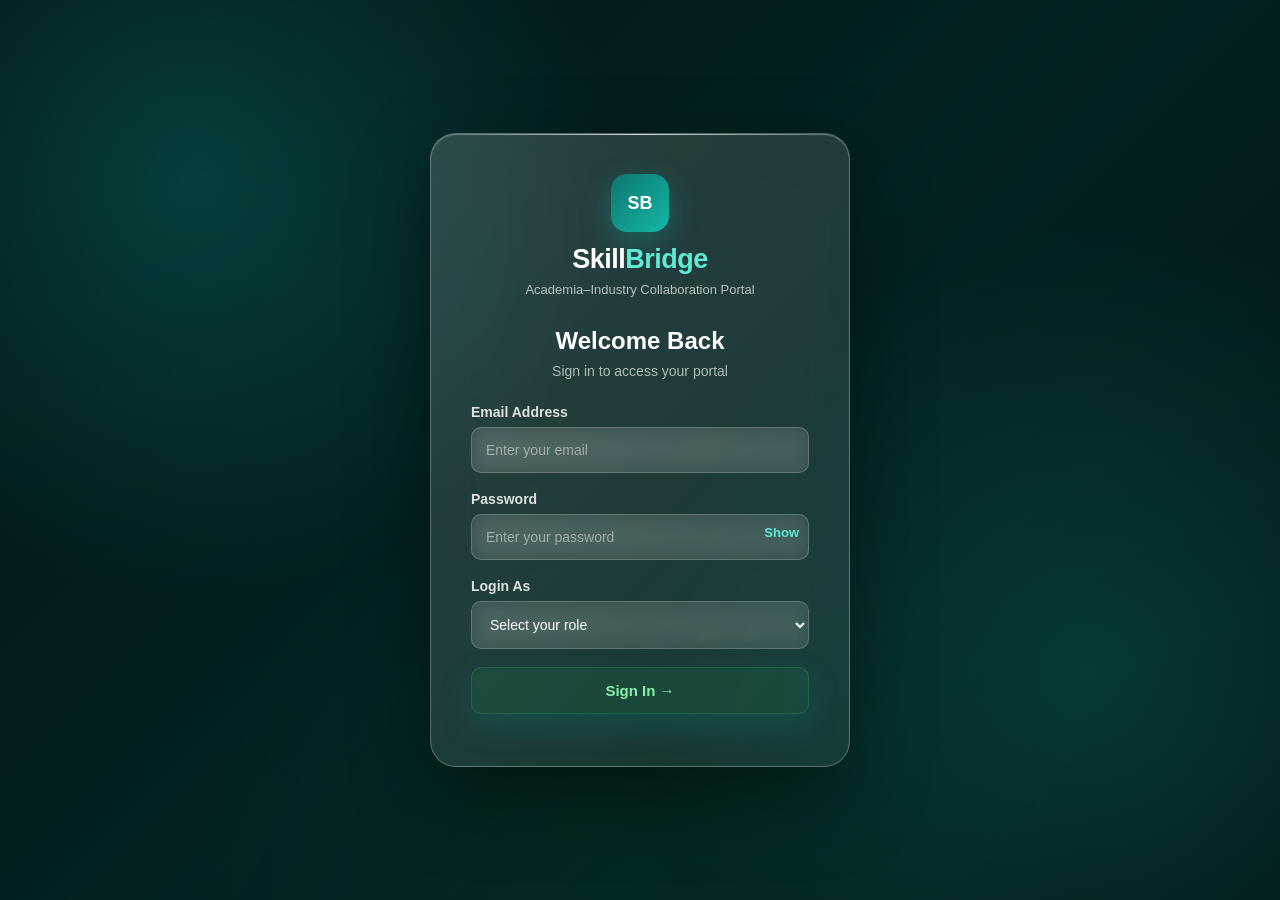
<file: index.html>
<!DOCTYPE html>
<html lang="en">

<head>
    <meta charset="UTF-8">
    <meta name="viewport" content="width=device-width, initial-scale=1.0">

    <title>Login | SkillBridge</title>

    <style>

        /* =========================================
           RESET
        ========================================= */

        * {
            box-sizing: border-box;
            margin: 0;
            padding: 0;
        }


        /* =========================================
           BODY
        ========================================= */

        body {
            font-family: Arial, sans-serif;
            min-height: 100vh;

            display: flex;
            align-items: center;
            justify-content: center;

            overflow-x: hidden;

            background: #061a1b;

            color: white;
        }


        /* =========================================
           VIDEO BACKGROUND
        ========================================= */

        #bg-video {
            position: fixed;

            top: 50%;
            left: 50%;

            width: 100%;
            height: 100%;

            min-width: 100%;
            min-height: 100%;

            object-fit: cover;

            transform: translate(-50%, -50%);

            z-index: -10;
        }


        /* =========================================
           DARK VIDEO OVERLAY
        ========================================= */

        .video-overlay {
            position: fixed;

            inset: 0;

            z-index: -9;

            background:
                linear-gradient(
                    135deg,
                    rgba(2, 20, 21, 0.70),
                    rgba(0, 45, 43, 0.48),
                    rgba(2, 20, 21, 0.78)
                );
        }


        /* =========================================
           ANIMATED GRADIENT
        ========================================= */

        .animated-gradient {
            position: fixed;

            inset: 0;

            z-index: -8;

            pointer-events: none;

            background:
                radial-gradient(
                    circle at 15% 20%,
                    rgba(13, 148, 136, 0.30),
                    transparent 32%
                ),

                radial-gradient(
                    circle at 85% 75%,
                    rgba(20, 184, 166, 0.20),
                    transparent 35%
                ),

                radial-gradient(
                    circle at 50% 100%,
                    rgba(6, 78, 59, 0.25),
                    transparent 40%
                );

            animation: gradientMove 12s ease-in-out infinite alternate;
        }


        @keyframes gradientMove {

            0% {
                transform: scale(1);
                opacity: 0.75;
            }

            50% {
                transform: scale(1.08);
                opacity: 1;
            }

            100% {
                transform: scale(1.15);
                opacity: 0.8;
            }
        }


        /* =========================================
           LOGIN CARD
        ========================================= */

        .login-card {

            width: 420px;

            padding: 40px;

            border-radius: 26px;

            /* Glass effect */

            background:
                linear-gradient(
                    135deg,
                    rgba(255, 255, 255, 0.16),
                    rgba(255, 255, 255, 0.07)
                );

            border: 1px solid rgba(255, 255, 255, 0.25);

            backdrop-filter: blur(22px);
            -webkit-backdrop-filter: blur(22px);

            box-shadow:
                0 30px 80px rgba(0, 0, 0, 0.40),
                inset 0 1px 1px rgba(255, 255, 255, 0.25);

            position: relative;

            overflow: hidden;

            animation: cardAppear 0.8s ease-out;
        }


        /* Glass highlight */

        .login-card::before {

            content: "";

            position: absolute;

            top: 0;
            left: 0;

            width: 100%;
            height: 1px;

            background:
                linear-gradient(
                    90deg,
                    transparent,
                    rgba(255,255,255,0.7),
                    transparent
                );
        }


        @keyframes cardAppear {

            from {
                opacity: 0;
                transform: translateY(25px) scale(0.97);
            }

            to {
                opacity: 1;
                transform: translateY(0) scale(1);
            }
        }


        /* =========================================
           LOGO
        ========================================= */

        .logo {
            text-align: center;

            margin-bottom: 30px;
        }


        .logo-icon {

            width: 58px;
            height: 58px;

            margin: 0 auto 12px;

            display: flex;

            align-items: center;
            justify-content: center;

            border-radius: 16px;

            background:
                linear-gradient(
                    135deg,
                    #0d766d,
                    #14b8a6
                );

            color: white;

            font-weight: bold;

            font-size: 18px;

            box-shadow:
                0 10px 30px rgba(20, 184, 166, 0.30);
        }


        .logo h1 {

            font-size: 27px;

            color: white;

            letter-spacing: -0.5px;
        }


        .logo span {
            color: #5eead4;
        }


        .logo p {

            margin-top: 7px;

            color: rgba(255,255,255,0.68);

            font-size: 13px;
        }


        /* =========================================
           HEADINGS
        ========================================= */

        h2 {

            text-align: center;

            margin-bottom: 8px;

            color: white;

            font-size: 24px;
        }


        .subtitle {

            text-align: center;

            color: rgba(255,255,255,0.65);

            font-size: 14px;

            margin-bottom: 25px;
        }


        /* =========================================
           LABELS
        ========================================= */

        label {

            display: block;

            margin-bottom: 7px;

            color: rgba(255,255,255,0.85);

            font-size: 14px;

            font-weight: 600;
        }


        /* =========================================
           INPUTS
        ========================================= */

        input,
        select {

            width: 100%;

            padding: 14px;

            margin-bottom: 18px;

            border-radius: 10px;

            border: 1px solid rgba(255,255,255,0.20);

            outline: none;

            font-size: 14px;

            color: white;

            background: rgba(255,255,255,0.09);

            backdrop-filter: blur(10px);

            -webkit-backdrop-filter: blur(10px);

            transition:
                border 0.25s ease,
                box-shadow 0.25s ease,
                background 0.25s ease;
        }


        input::placeholder {

            color: rgba(255,255,255,0.48);
        }


        input:focus,
        select:focus {

            border-color: #5eead4;

            background: rgba(255,255,255,0.13);

            box-shadow:
                0 0 0 3px rgba(45,212,191,0.12);
        }


        /* Dropdown options */

        select option {

            background: #123333;

            color: white;
        }


        /* =========================================
           PASSWORD
        ========================================= */

        .password-box {

            position: relative;
        }


        .password-box input {

            padding-right: 65px;
        }


        .show-password {

            position: absolute;

            right: 10px;

            top: 11px;

            border: none;

            background: transparent;

            color: #5eead4;

            cursor: pointer;

            font-size: 13px;

            font-weight: 600;
        }


        /* =========================================
           LOGIN BUTTON
        ========================================= */

        .login-btn {

            width: 100%;

            padding: 14px;

            border-radius: 10px;

            background: rgba(34,197,94,0.10);

            border: 1px solid rgba(74,222,128,0.18);

            color: #86efac;

            text-align: center;


            font-size: 15px;

            font-weight: 700;

            cursor: pointer;

            box-shadow:
                0 12px 30px rgba(13,118,109,0.30);

            transition:
                transform 0.25s ease,
                box-shadow 0.25s ease;
        }


        .login-btn:hover {

            transform: translateY(-2px);

            box-shadow:
                0 16px 35px rgba(20,184,166,0.40);
        }


        .login-btn:active {

            transform: translateY(0);
        }





        /* =========================================
           ERROR
        ========================================= */

        .error {

            margin-top: 12px;

            color: #fca5a5;

            text-align: center;

            font-size: 13px;
        }


        /* =========================================
           MOBILE
        ========================================= */

        @media (max-width: 768px) {

            body {
                padding: 20px;
            }


            /*
               Hide video on mobile.
               This improves performance and gives
               us a clean gradient fallback.
            */

            #bg-video {

                display: none;
            }


            .video-overlay {

                background:
                    linear-gradient(
                        135deg,
                        #031c1d,
                        #073b3a,
                        #061a1b
                    );
            }


            .animated-gradient {

                animation: none;

                background:
                    radial-gradient(
                        circle at 10% 10%,
                        rgba(13,148,136,0.30),
                        transparent 40%
                    ),

                    radial-gradient(
                        circle at 90% 90%,
                        rgba(20,184,166,0.18),
                        transparent 40%
                    );
            }


            .login-card {

                width: 100%;

                max-width: 420px;

                padding: 32px 24px;

                border-radius: 22px;

                backdrop-filter: blur(18px);

                -webkit-backdrop-filter: blur(18px);
            }
        }


        /* =========================================
           SMALL PHONES
        ========================================= */

        @media (max-width: 400px) {

            body {

                padding: 15px;
            }


            .login-card {

                padding: 28px 20px;
            }


            .logo h1 {

                font-size: 24px;
            }


            h2 {

                font-size: 22px;
            }
        }


        /* =========================================
           REDUCED MOTION
        ========================================= */

        @media (prefers-reduced-motion: reduce) {

            .animated-gradient,
            .login-card {

                animation: none;
            }

            .login-btn {

                transition: none;
            }
        }

    </style>
</head>


<body>


    <!-- =========================================
         VIDEO BACKGROUND
    ========================================= -->

    <video
        autoplay
        muted
        loop
        playsinline
        id="bg-video">

        <source src="bg.mp4" type="video/mp4">

    </video>


    <!-- Background overlays -->

    <div class="video-overlay"></div>

    <div class="animated-gradient"></div>


    <!-- =========================================
         LOGIN CARD
    ========================================= -->

    <div class="login-card">


        <!-- LOGO -->

        <div class="logo">

            <div class="logo-icon">
                SB
            </div>

            <h1>
                Skill<span>Bridge</span>
            </h1>

            <p>
                Academia–Industry Collaboration Portal
            </p>

        </div>


        <!-- TITLE -->

        <h2>
            Welcome Back
        </h2>

        <p class="subtitle">
            Sign in to access your portal
        </p>


        <!-- LOGIN FORM -->

        <form id="loginForm">


            <!-- EMAIL -->

            <label for="email">
                Email Address
            </label>

            <input
                type="email"
                id="email"
                placeholder="Enter your email"
                required
            >


            <!-- PASSWORD -->

            <label for="password">
                Password
            </label>

            <div class="password-box">

                <input
                    type="password"
                    id="password"
                    placeholder="Enter your password"
                    required
                >

                <button
                    type="button"
                    class="show-password"
                    id="showPassword">

                    Show

                </button>

            </div>


            <!-- ROLE -->

            <label for="role">
                Login As
            </label>

            <select id="role" required>

                <option value="">
                    Select your role
                </option>

                <option value="student">
                    Student
                </option>

                <option value="industry">
                    Industry
                </option>

                <option value="institution">
                    Institution
                </option>

            </select>


            <!-- LOGIN BUTTON -->

            <button
                type="submit"
                class="login-btn">

                Sign In →

            </button>


            <!-- ERROR -->

            <p
                id="errorMessage"
                class="error">
            </p>


        </form>


        <!-- VERIFIED -->




    </div>


    <!-- =========================================
         JAVASCRIPT
    ========================================= -->

    <script>


        const loginForm =
            document.getElementById("loginForm");


        const showPassword =
            document.getElementById("showPassword");


        const password =
            document.getElementById("password");


        const errorMessage =
            document.getElementById("errorMessage");


        /* =========================================
           SHOW / HIDE PASSWORD
        ========================================= */

        showPassword.addEventListener(
            "click",
            function () {

                if (password.type === "password") {

                    password.type = "text";

                    showPassword.textContent = "Hide";

                } else {

                    password.type = "password";

                    showPassword.textContent = "Show";
                }

            }
        );


        /* =========================================
           LOGIN
        ========================================= */

        loginForm.addEventListener(
            "submit",
            function (event) {

                event.preventDefault();


                const email =
                    document
                    .getElementById("email")
                    .value
                    .trim();


                const passwordValue =
                    document
                    .getElementById("password")
                    .value
                    .trim();


                const role =
                    document
                    .getElementById("role")
                    .value;


                /* Validate */

                if (
                    !email ||
                    !passwordValue ||
                    !role
                ) {

                    errorMessage.textContent =
                        "Please complete all fields.";

                    return;
                }


                /* Clear previous session */

                localStorage.clear();


                /* Save login information */

                localStorage.setItem(
                    "userEmail",
                    email
                );


                localStorage.setItem(
                    "userRole",
                    role
                );


                /*
                    Always go to
                    basic-info.html first.
                */

                window.location.replace(
                    "basic-info.html"
                );

            }
        );

    </script>


</body>

</html>
</file>
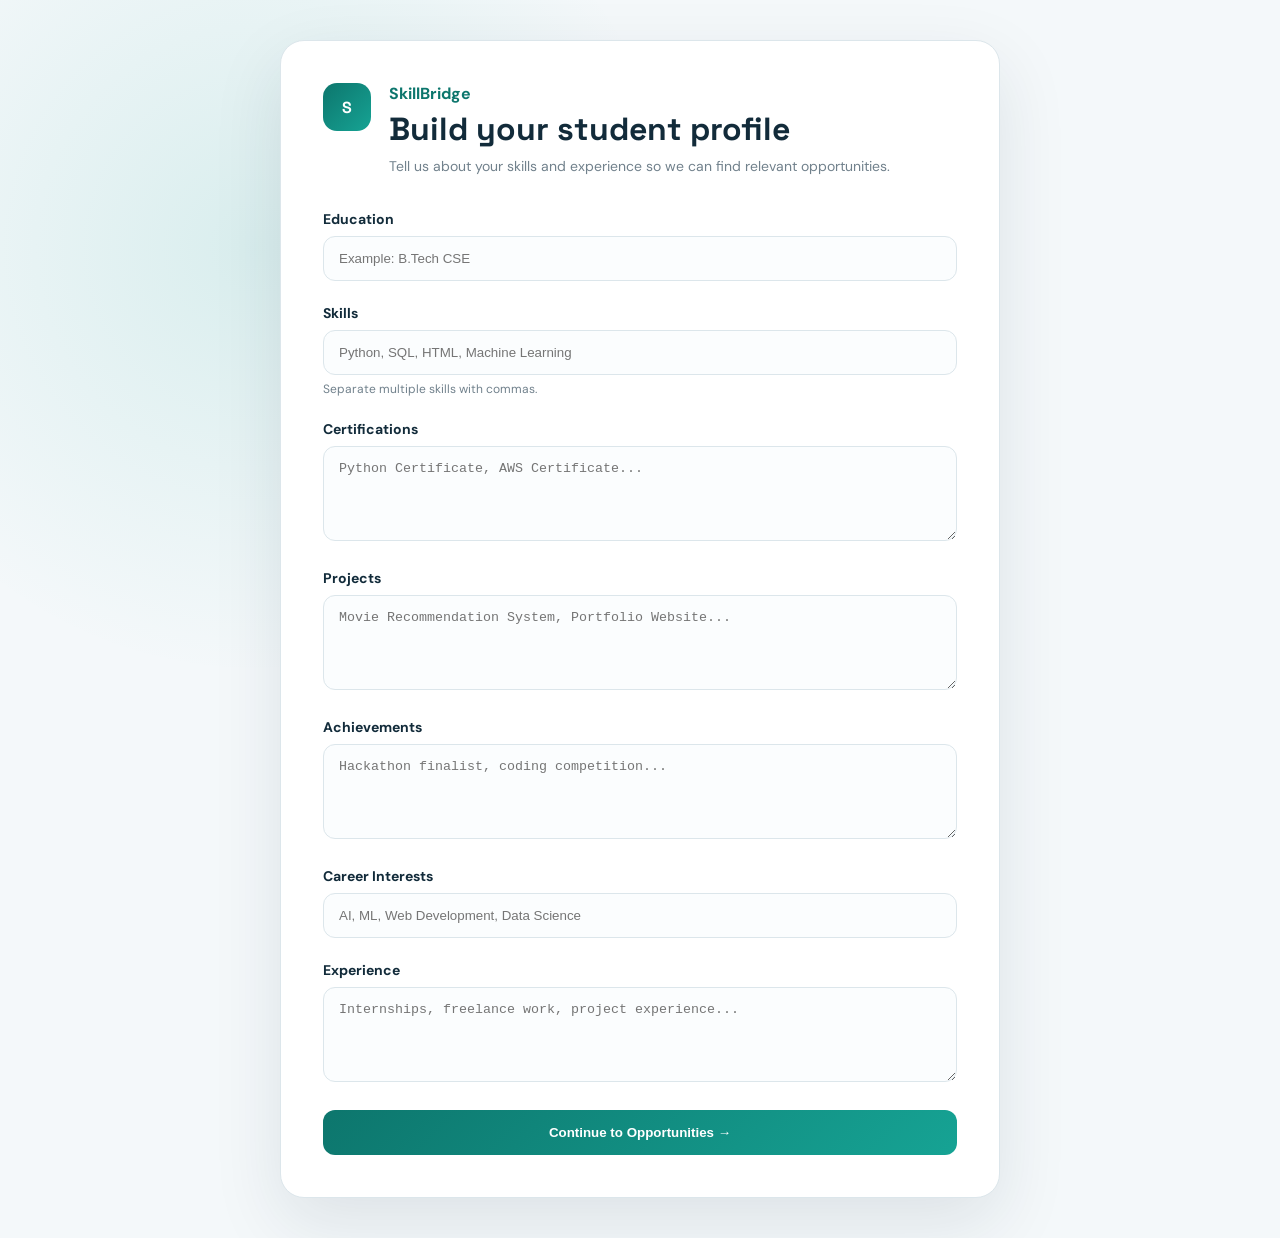
<file: basic-info.html>
<!DOCTYPE html>
<html lang="en">

<head>

    <meta charset="UTF-8">

    <meta
        name="viewport"
        content="width=device-width, initial-scale=1.0"
    >

    <title>SkillBridge | Student Profile</title>

    <link rel="stylesheet" href="basic-info.css">

    <link
        href="https://fonts.googleapis.com/css2?family=DM+Sans:wght@400;500;600;700&family=Space+Grotesk:wght@400;500;600;700&display=swap"
        rel="stylesheet"
    >

</head>


<body>

<div class="profile-page">

    <div class="profile-card">

        <div class="profile-header">

            <div class="brand-icon">
                S
            </div>

            <div>

                <div class="brand-name">
                    SkillBridge
                </div>

                <h1>
                    Build your student profile
                </h1>

                <p>
                    Tell us about your skills and experience
                    so we can find relevant opportunities.
                </p>

            </div>

        </div>


        <form id="profileForm">


            <!-- EDUCATION -->

            <div class="form-group">

                <label for="education">
                    Education
                </label>

                <input
                    type="text"
                    id="education"
                    placeholder="Example: B.Tech CSE"
                >

            </div>


            <!-- SKILLS -->

            <div class="form-group">

                <label for="skillsInput">
                    Skills
                </label>

                <input
                    type="text"
                    id="skillsInput"
                    placeholder="Python, SQL, HTML, Machine Learning"
                >

                <small>
                    Separate multiple skills with commas.
                </small>

            </div>


            <!-- CERTIFICATES -->

            <div class="form-group">

                <label for="certificates">
                    Certifications
                </label>

                <textarea
                    id="certificates"
                    placeholder="Python Certificate, AWS Certificate..."
                ></textarea>

            </div>


            <!-- PROJECTS -->

            <div class="form-group">

                <label for="projects">
                    Projects
                </label>

                <textarea
                    id="projects"
                    placeholder="Movie Recommendation System, Portfolio Website..."
                ></textarea>

            </div>


            <!-- ACHIEVEMENTS -->

            <div class="form-group">

                <label for="achievements">
                    Achievements
                </label>

                <textarea
                    id="achievements"
                    placeholder="Hackathon finalist, coding competition..."
                ></textarea>

            </div>


            <!-- INTERESTS -->

            <div class="form-group">

                <label for="interests">
                    Career Interests
                </label>

                <input
                    type="text"
                    id="interests"
                    placeholder="AI, ML, Web Development, Data Science"
                >

            </div>


            <!-- EXPERIENCE -->

            <div class="form-group">

                <label for="experience">
                    Experience
                </label>

                <textarea
                    id="experience"
                    placeholder="Internships, freelance work, project experience..."
                ></textarea>

            </div>


            <button
                type="submit"
                class="submit-button"
            >
                Continue to Opportunities
                <span>→</span>
            </button>


        </form>

    </div>

</div>


<script src="basic-info.js"></script>

</body>
</html>
</file>
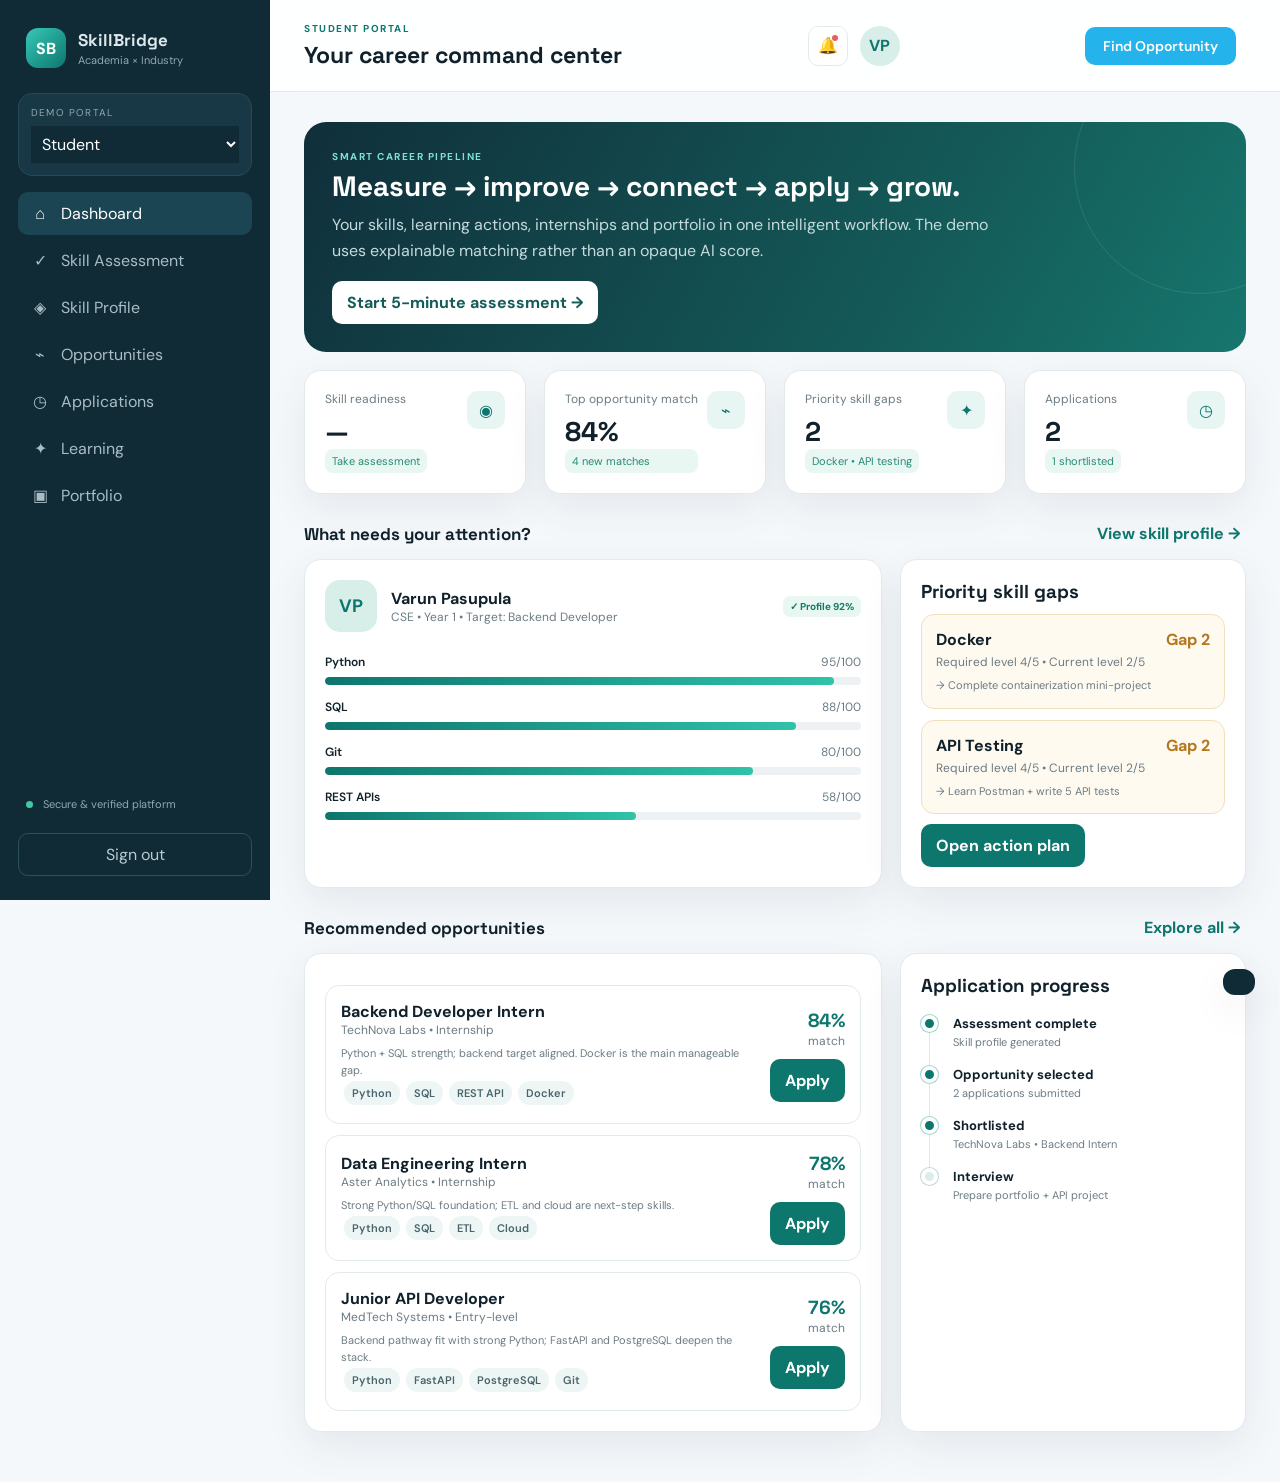
<file: main.html>
<!DOCTYPE html>
<html lang="en">
<head>
  <meta charset="UTF-8" />
  <meta name="viewport" content="width=device-width, initial-scale=1.0" />
  <meta name="description" content="Academia-Industry Collaboration Portal — smart skill development, internships, placements and collaboration." />
  <title>SkillBridge — Academia × Industry Collaboration Portal</title>
  <link rel="stylesheet" href="style.css" />
</head>
<body>
  <div id="toast" class="toast"></div>

  <div class="app-shell">
    <aside class="sidebar" id="sidebar">
      <div class="brand">
        <div class="brand-mark">SB</div>
        <div>
          <strong>SkillBridge</strong>
          <span>Academia × Industry</span>
        </div>
      </div>

      <div class="role-switcher">
        <label>Demo portal</label>
        <select id="roleSelect">
          <option value="student">Student</option>
          <option value="industry">Industry</option>
          <option value="institution">Institution</option>
          <option value="academician">Academician</option>
        </select>
      </div>

      <nav id="nav"></nav>

      <div class="sidebar-bottom">
        <div class="trust-mini"><span class="dot"></span> Secure & verified platform</div>
        <button class="ghost-btn" id="logoutBtn">Sign out</button>
      </div>
    </aside>

    <main class="main">
      <header class="topbar">
        <button class="icon-btn mobile-menu" id="menuBtn">☰</button>
        <div>
          <div class="eyebrow" id="portalEyebrow">STUDENT PORTAL</div>
          <h1 id="pageTitle">Your career command center</h1>
        </div>
        <div class="top-actions">
          <button class="icon-btn" id="notificationBtn">🔔<span class="notif-dot"></span></button>
          <div class="avatar">VP</div>
        </div>
            <div class="nav-actions">
        <a href="oppurtunity.html" class="opportunity-btn">
            Find Opportunity
        </a>
      </header>

      <section id="content"></section>
    </main>
  </div>

  <script src="app.js"></script>
</body>
</html>
</file>
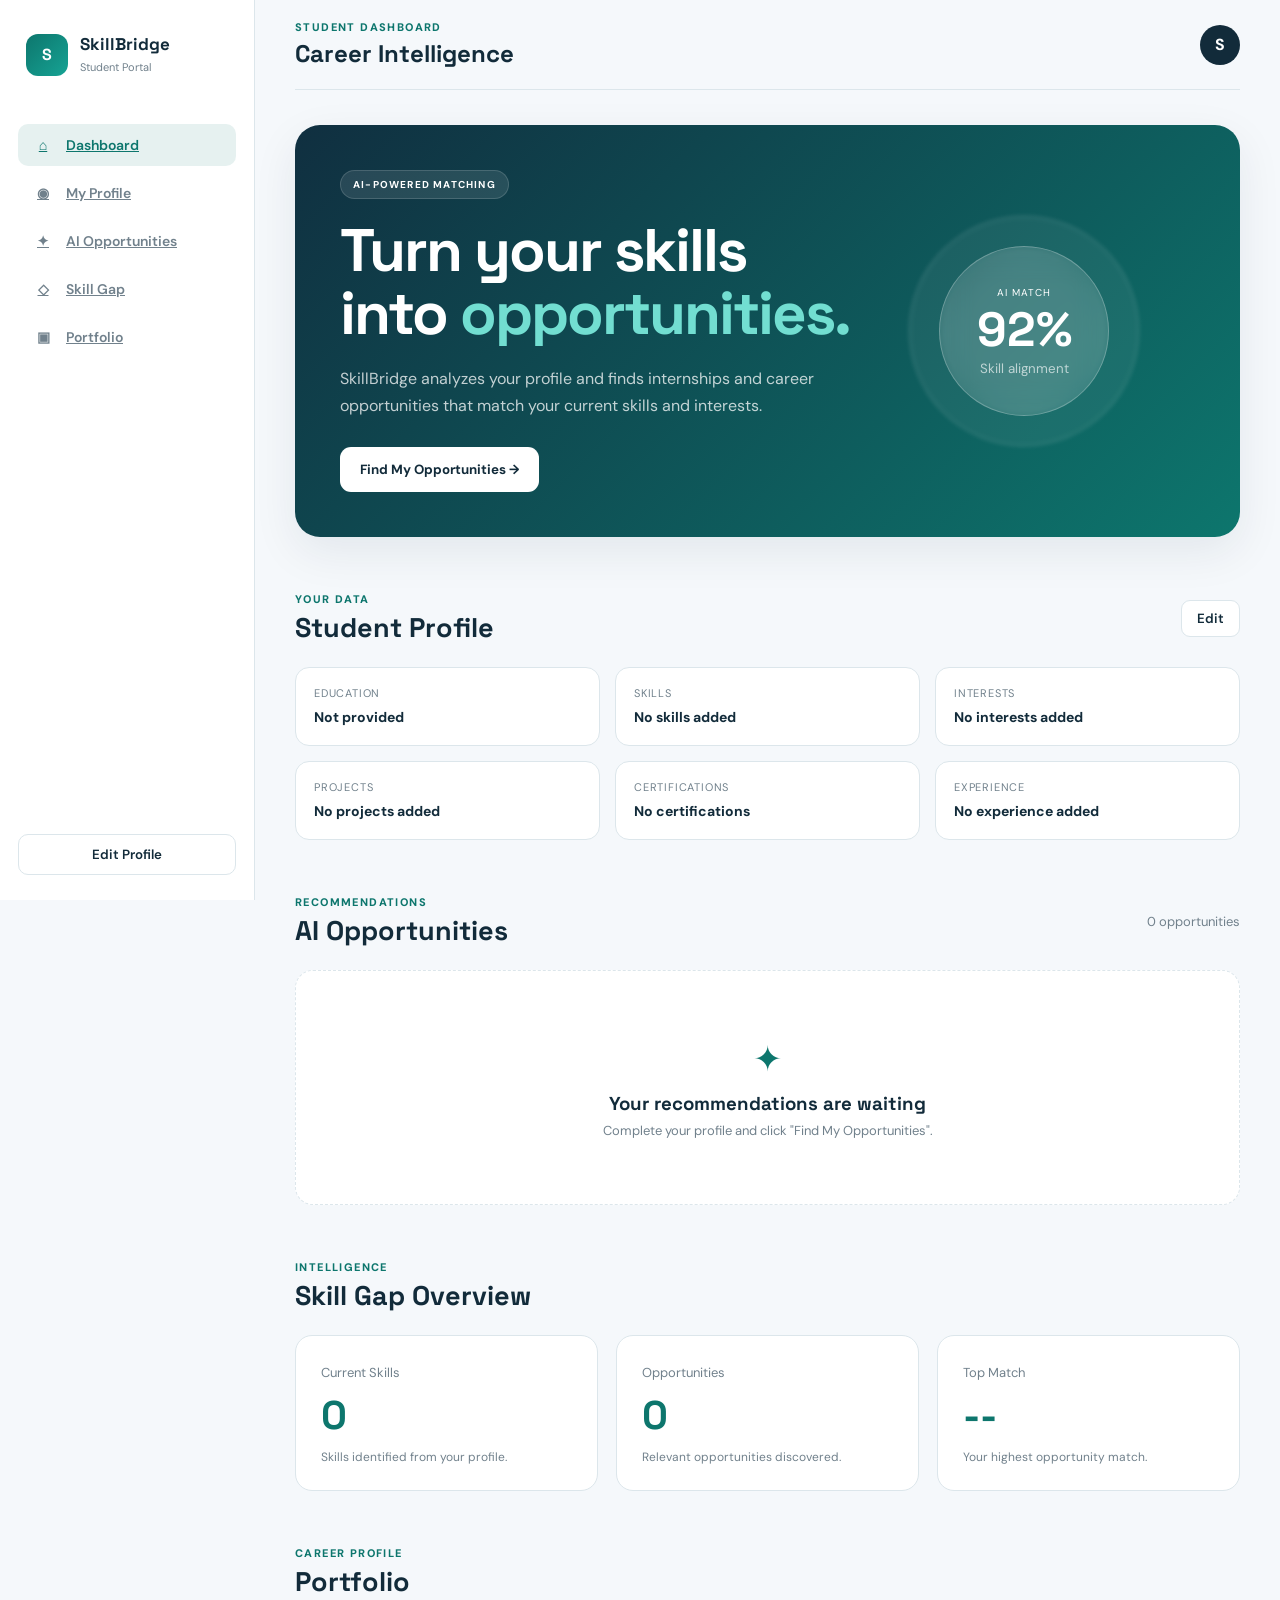
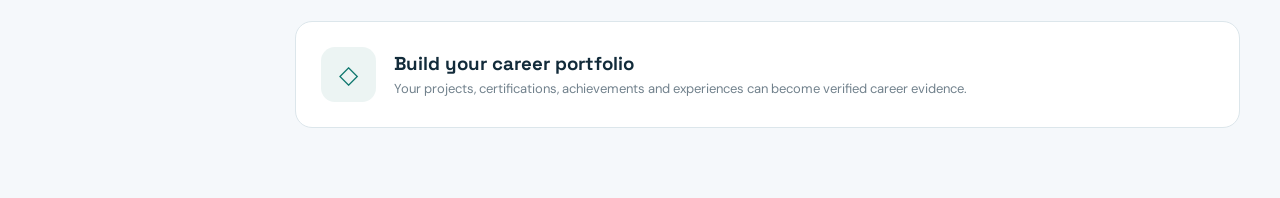
<file: oppurtunity.html>
<!DOCTYPE html>
<html lang="en">

<head>

    <meta charset="UTF-8">

    <meta
        name="viewport"
        content="width=device-width, initial-scale=1.0"
    >

    <meta
        name="description"
        content="SkillBridge Student Opportunity Portal"
    >

    <title>
        SkillBridge | Student Opportunities
    </title>

    <link
        rel="stylesheet"
        href="oppurtunity.css"
    >

    <link
        href="https://fonts.googleapis.com/css2?family=DM+Sans:wght@400;500;600;700&family=Space+Grotesk:wght@400;500;600;700&display=swap"
        rel="stylesheet"
    >

</head>


<body data-role="student">


<div class="app-shell">


    <!-- SIDEBAR -->

    <aside class="sidebar" id="sidebar">

        <div class="brand">

            <div class="brand-logo">
                S
            </div>

            <div>

                <strong>
                    SkillBridge
                </strong>

                <small>
                    Student Portal
                </small>

            </div>

        </div>


        <nav class="navigation">

            <a
                href="#dashboard"
                class="nav-link active"
            >
                <span>⌂</span>
                Dashboard
            </a>


            <a
                href="#profile"
                class="nav-link"
            >
                <span>◉</span>
                My Profile
            </a>


            <a
                href="#opportunities"
                class="nav-link"
            >
                <span>✦</span>
                AI Opportunities
            </a>


            <a
                href="#skills"
                class="nav-link"
            >
                <span>◇</span>
                Skill Gap
            </a>


            <a
                href="#portfolio"
                class="nav-link"
            >
                <span>▣</span>
                Portfolio
            </a>

        </nav>


        <div class="sidebar-footer">

            <button id="editProfileBtn">
                Edit Profile
            </button>

        </div>

    </aside>


    <!-- MAIN -->

    <main class="main-content">


        <!-- TOPBAR -->

        <header class="topbar">

            <button
                id="menuButton"
                class="menu-button"
            >
                ☰
            </button>

            <div>

                <p class="eyebrow">
                    STUDENT DASHBOARD
                </p>

                <h2>
                    Career Intelligence
                </h2>

            </div>

            <div class="profile-avatar">
                S
            </div>

        </header>


        <!-- HERO -->

        <section
            id="dashboard"
            class="student-hero"
        >

            <div>

                <div class="hero-badge">
                    AI-POWERED MATCHING
                </div>

                <h1>
                    Turn your skills into
                    <span>opportunities.</span>
                </h1>

                <p>
                    SkillBridge analyzes your profile and
                    finds internships and career opportunities
                    that match your current skills and interests.
                </p>

                <button
                    id="recommendBtn"
                    class="primary-btn"
                >
                    Find My Opportunities
                    <span>→</span>
                </button>

            </div>


            <div class="hero-visual">

                <div class="orb orb-one"></div>

                <div class="orb orb-two"></div>

                <div class="match-preview">

                    <span>
                        AI MATCH
                    </span>

                    <strong>
                        92%
                    </strong>

                    <small>
                        Skill alignment
                    </small>

                </div>

            </div>

        </section>


        <!-- PROFILE -->

        <section
            id="profile"
            class="content-section"
        >

            <div class="section-title">

                <div>

                    <p class="eyebrow">
                        YOUR DATA
                    </p>

                    <h2>
                        Student Profile
                    </h2>

                </div>

                <button
                    id="profileEdit"
                    class="outline-btn"
                >
                    Edit
                </button>

            </div>


            <div
                id="profileSummary"
                class="profile-summary"
            ></div>

        </section>


        <!-- LOADING -->

        <section
            id="loadingSection"
            class="loading-section hidden"
        >

            <div class="loader"></div>

            <h3>
                Analyzing your profile...
            </h3>

            <p>
                Finding opportunities that match your
                skills and career interests.
            </p>

        </section>


        <!-- OPPORTUNITIES -->

        <section
            id="opportunities"
            class="content-section"
        >

            <div class="section-title">

                <div>

                    <p class="eyebrow">
                        RECOMMENDATIONS
                    </p>

                    <h2>
                        AI Opportunities
                    </h2>

                </div>

                <span
                    id="resultCount"
                    class="result-count"
                >
                    0 opportunities
                </span>

            </div>


            <div
                id="recommendations"
                class="recommendation-grid"
            >

                <div class="empty-state">

                    <div class="empty-icon">
                        ✦
                    </div>

                    <h3>
                        Your recommendations are waiting
                    </h3>

                    <p>
                        Complete your profile and click
                        "Find My Opportunities".
                    </p>

                </div>

            </div>

        </section>


        <!-- SKILLS -->

        <section
            id="skills"
            class="content-section"
        >

            <div class="section-title">

                <div>

                    <p class="eyebrow">
                        INTELLIGENCE
                    </p>

                    <h2>
                        Skill Gap Overview
                    </h2>

                </div>

            </div>


            <div class="skill-dashboard">

                <div class="skill-card">

                    <span>
                        Current Skills
                    </span>

                    <strong id="currentSkillCount">
                        0
                    </strong>

                    <p>
                        Skills identified from your profile.
                    </p>

                </div>


                <div class="skill-card">

                    <span>
                        Opportunities
                    </span>

                    <strong id="opportunityCount">
                        0
                    </strong>

                    <p>
                        Relevant opportunities discovered.
                    </p>

                </div>


                <div class="skill-card">

                    <span>
                        Top Match
                    </span>

                    <strong id="topMatch">
                        --
                    </strong>

                    <p>
                        Your highest opportunity match.
                    </p>

                </div>

            </div>

        </section>


        <!-- PORTFOLIO -->

        <section
            id="portfolio"
            class="content-section"
        >

            <div class="section-title">

                <div>

                    <p class="eyebrow">
                        CAREER PROFILE
                    </p>

                    <h2>
                        Portfolio
                    </h2>

                </div>

            </div>


            <div class="portfolio-card">

                <div class="portfolio-icon">
                    ◇
                </div>

                <div>

                    <h3>
                        Build your career portfolio
                    </h3>

                    <p>
                        Your projects, certifications,
                        achievements and experiences can
                        become verified career evidence.
                    </p>

                </div>

            </div>

        </section>


    </main>

</div>


<script src="oppurtunity.js"></script>

</body>
</html>
</file>
<file: basic-info.css>
:root {

    --primary: #0d766d;
    --primary2: #16a394;

    --navy: #122b3a;

    --text: #173042;
    --muted: #71818c;

    --background: #f4f8fa;

    --white: #ffffff;

    --border: #dce6eb;
}


* {

    margin: 0;

    padding: 0;

    box-sizing: border-box;
}


body {

    font-family: "DM Sans", sans-serif;

    background:

        radial-gradient(
            circle at 20% 20%,
            rgba(22,163,148,.12),
            transparent 30%
        ),

        var(--background);

    color: var(--text);

    min-height: 100vh;
}


.profile-page {

    min-height: 100vh;

    display: flex;

    justify-content: center;

    align-items: center;

    padding: 40px 20px;
}


.profile-card {

    width: 100%;

    max-width: 720px;

    background: white;

    border: 1px solid var(--border);

    border-radius: 24px;

    padding: 42px;

    box-shadow:
        0 25px 70px rgba(18,43,58,.10);
}


.profile-header {

    display: flex;

    gap: 18px;

    align-items: flex-start;

    margin-bottom: 35px;
}


.brand-icon {

    width: 48px;

    height: 48px;

    flex-shrink: 0;

    display: grid;

    place-items: center;

    border-radius: 14px;

    color: white;

    font-weight: 700;

    font-family: "Space Grotesk";

    background:
        linear-gradient(
            135deg,
            var(--primary),
            var(--primary2)
        );
}


.brand-name {

    color: var(--primary);

    font-weight: 700;

    margin-bottom: 5px;
}


.profile-header h1 {

    font-family: "Space Grotesk";

    font-size: 32px;

    color: var(--navy);

    margin-bottom: 8px;
}


.profile-header p {

    color: var(--muted);

    font-size: 14px;
}


.form-group {

    margin-bottom: 23px;
}


.form-group label {

    display: block;

    font-size: 14px;

    font-weight: 700;

    margin-bottom: 8px;

    color: var(--navy);
}


.form-group input,
.form-group textarea {

    width: 100%;

    border: 1px solid var(--border);

    background: #fbfdfe;

    border-radius: 12px;

    padding: 14px 15px;

    outline: none;

    color: var(--text);

    transition: .2s;
}


.form-group textarea {

    min-height: 95px;

    resize: vertical;
}


.form-group input:focus,
.form-group textarea:focus {

    border-color: var(--primary);

    box-shadow:
        0 0 0 3px rgba(13,118,109,.08);
}


.form-group small {

    display: block;

    color: var(--muted);

    font-size: 12px;

    margin-top: 6px;
}


.submit-button {

    width: 100%;

    border: none;

    cursor: pointer;

    padding: 15px;

    border-radius: 12px;

    color: white;

    font-weight: 700;

    background:
        linear-gradient(
            135deg,
            var(--primary),
            var(--primary2)
        );

    transition: .25s;
}


.submit-button:hover {

    transform: translateY(-2px);

    box-shadow:
        0 12px 25px rgba(13,118,109,.20);
}


@media(max-width:600px) {

    .profile-card {

        padding: 25px;

        border-radius: 18px;
    }

    .profile-header h1 {

        font-size: 26px;
    }

}
</file>
<file: style.css>
@import url('https://fonts.googleapis.com/css2?family=DM+Sans:wght@400;500;600;700&family=Space+Grotesk:wght@500;600;700&display=swap');

:root{
  --bg:#f5f8fb; --panel:#ffffff; --ink:#10212b; --muted:#6b7b84;
  --line:#e3eaee; --primary:#0d766d; --primary2:#16a394; --soft:#e8f6f3;
  --navy:#122b3a; --amber:#e7a53c; --red:#d95c5c; --shadow:0 14px 40px rgba(22,48,61,.08);
}
*{box-sizing:border-box} html,body{margin:0;min-height:100%;font-family:"DM Sans",sans-serif;background:var(--bg);color:var(--ink)}
button,input,select{font:inherit} button{cursor:pointer}
.app-shell{display:flex;min-height:100vh}.sidebar{width:270px;background:#102a36;color:#dce9ec;padding:24px 18px;position:fixed;inset:0 auto 0 0;display:flex;flex-direction:column;z-index:20}
.brand{display:flex;align-items:center;gap:12px;padding:4px 8px 25px}.brand-mark{width:40px;height:40px;border-radius:12px;background:linear-gradient(135deg,#37c8b6,#0d766d);display:grid;place-items:center;font-weight:700;color:#fff}.brand strong{display:block;font-family:"Space Grotesk";font-size:17px}.brand span{display:block;color:#91a9b2;font-size:11px;margin-top:2px}
.role-switcher{padding:12px;background:#173844;border:1px solid #244b58;border-radius:14px;margin-bottom:16px}.role-switcher label{display:block;color:#91a9b2;font-size:10px;text-transform:uppercase;letter-spacing:.12em;margin-bottom:7px}.role-switcher select{width:100%;background:#102a36;color:white;border:0;outline:0;padding:7px}
#nav{display:grid;gap:4px}.nav-item{border:0;background:transparent;color:#a9bdc4;text-align:left;padding:11px 12px;border-radius:10px;display:flex;align-items:center;gap:11px}.nav-item:hover,.nav-item.active{background:#1b4552;color:#fff}.nav-icon{width:20px;text-align:center}.sidebar-bottom{margin-top:auto;display:grid;gap:12px}.trust-mini{font-size:11px;color:#91a9b2;padding:10px 8px}.dot{display:inline-block;width:7px;height:7px;border-radius:50%;background:#40c9a5;margin-right:7px}.ghost-btn{border:1px solid #2b515d;background:transparent;color:#b9cbd0;padding:10px;border-radius:10px}
.main{margin-left:270px;width:calc(100% - 270px)}.topbar{height:92px;background:rgba(255,255,255,.88);backdrop-filter:blur(10px);border-bottom:1px solid var(--line);padding:18px 34px;display:flex;align-items:center;justify-content:space-between;position:sticky;top:0;z-index:10}.eyebrow{font-size:10px;letter-spacing:.15em;font-weight:700;color:var(--primary);margin-bottom:5px}.topbar h1{font-family:"Space Grotesk";font-size:23px;margin:0}.top-actions{display:flex;align-items:center;gap:12px}.icon-btn{border:1px solid var(--line);background:#fff;border-radius:10px;width:40px;height:40px;position:relative}.notif-dot{width:6px;height:6px;background:#e65e5e;border-radius:50%;position:absolute;top:8px;right:9px}.avatar{width:40px;height:40px;border-radius:50%;display:grid;place-items:center;background:#d8eee9;color:var(--primary);font-weight:700}.mobile-menu{display:none}
#content{padding:30px 34px 50px;max-width:1500px;margin:auto}.grid{display:grid;gap:18px}.grid-4{grid-template-columns:repeat(4,1fr)}.grid-3{grid-template-columns:repeat(3,1fr)}.grid-2{grid-template-columns:1.25fr .75fr}.card{background:var(--panel);border:1px solid var(--line);border-radius:17px;box-shadow:var(--shadow);padding:20px}.card h2,.card h3{font-family:"Space Grotesk";margin:0}.muted{color:var(--muted)}.small{font-size:12px}.section-head{display:flex;align-items:center;justify-content:space-between;margin:28px 0 14px}.section-head h2{font-family:"Space Grotesk";font-size:17px;margin:0}.link-btn{border:0;background:transparent;color:var(--primary);font-weight:700}
.hero{background:linear-gradient(120deg,#102f3b 0%,#145a58 65%,#16766d 100%);color:white;border-radius:22px;padding:28px;position:relative;overflow:hidden}.hero:after{content:"";position:absolute;width:250px;height:250px;border-radius:50%;border:1px solid rgba(255,255,255,.1);right:-80px;top:-80px}.hero h2{font-family:"Space Grotesk";font-size:28px;max-width:650px;margin:4px 0 8px}.hero p{color:#c5dadd;max-width:670px;margin:0 0 18px;line-height:1.6}.btn{border:0;background:var(--primary);color:#fff;padding:11px 15px;border-radius:10px;font-weight:700}.btn.light{background:#fff;color:#155c58}.btn.outline{background:#fff;border:1px solid var(--line);color:var(--ink)}.btn.amber{background:#b87a1f}.btn:disabled{opacity:.45;cursor:not-allowed}
.stat{display:flex;align-items:flex-start;justify-content:space-between}.stat .value{font:700 27px "Space Grotesk";margin-top:7px}.stat .delta{font-size:11px;color:#258a76;background:#e9f7f2;padding:5px 7px;border-radius:8px}.stat-icon{width:38px;height:38px;border-radius:11px;background:var(--soft);display:grid;place-items:center;color:var(--primary)}
.progress{height:8px;background:#edf1f3;border-radius:20px;overflow:hidden}.progress span{display:block;height:100%;background:linear-gradient(90deg,var(--primary),#2fc3a8);border-radius:20px}.profile-row{display:flex;align-items:center;gap:14px}.profile-photo{width:52px;height:52px;border-radius:15px;background:#d8eee9;display:grid;place-items:center;color:var(--primary);font-weight:700;font-size:18px}
.skill-row{margin:14px 0}.skill-meta{display:flex;justify-content:space-between;font-size:12px;margin-bottom:7px}.skill-meta strong{font-weight:600}.skill-meta span{color:var(--muted)}
.pill{display:inline-flex;align-items:center;padding:5px 8px;border-radius:999px;background:#eef5f5;color:#47656b;font-size:11px;font-weight:600;margin:3px}.pill.green{background:#e7f7f1;color:#157a64}.pill.amber{background:#fff4df;color:#9b6718}.pill.red{background:#fdeaea;color:#a74646}
.match-card{display:grid;grid-template-columns:1fr auto;gap:12px;align-items:center;border:1px solid var(--line);padding:15px;border-radius:14px;margin-top:11px}.company{font-weight:700}.match{font:700 19px "Space Grotesk";color:var(--primary)}.reason{font-size:11px;color:var(--muted);margin-top:7px;line-height:1.5}.match-actions{display:flex;gap:8px;margin-top:10px}
.gap-card{border:1px solid #f0e1bd;background:#fffaf0;border-radius:13px;padding:14px}.gap-card strong{display:block;margin-bottom:4px}.gap-top{display:flex;justify-content:space-between}.gap-size{font-weight:700;color:#b4771d}
.timeline{display:grid;gap:0}.step{display:grid;grid-template-columns:20px 1fr;gap:12px;position:relative;padding-bottom:17px}.step:before{content:"";position:absolute;left:8px;top:17px;bottom:0;width:1px;background:#dfe7e9}.step:last-child:before{display:none}.step-dot{width:17px;height:17px;border-radius:50%;background:#dbeceb;border:4px solid #fff;box-shadow:0 0 0 1px #bcd8d5;z-index:1}.step.done .step-dot{background:var(--primary);box-shadow:0 0 0 1px #9fd4ca}.step-title{font-weight:700;font-size:13px}.step-sub{font-size:11px;color:var(--muted);margin-top:3px}
.chart{height:210px;display:flex;align-items:end;gap:12px;padding:20px 5px 0}.bar-wrap{height:100%;flex:1;display:flex;flex-direction:column;justify-content:end;align-items:center;gap:6px}.bar{width:100%;max-width:34px;border-radius:7px 7px 2px 2px;background:linear-gradient(180deg,#43c8b3,#16796e);min-height:8px}.bar-label{font-size:9px;color:var(--muted)}.bar-value{font-size:10px;font-weight:700}
.searchbar{display:flex;gap:10px}.searchbar input{flex:1;border:1px solid var(--line);padding:12px 14px;border-radius:11px;outline:0}.filters{display:flex;gap:8px;flex-wrap:wrap;margin:12px 0}
.opportunity{border:1px solid var(--line);border-radius:15px;padding:17px;margin-bottom:12px;background:#fff}.op-head{display:flex;justify-content:space-between;gap:15px}.op-title{font:700 16px "Space Grotesk"}.op-company{font-size:12px;color:var(--muted);margin-top:4px}.op-meta{display:flex;gap:8px;flex-wrap:wrap;margin-top:10px}.op-foot{display:flex;justify-content:space-between;align-items:center;margin-top:14px}.match-badge{background:#e7f7f1;color:#147b66;padding:7px 9px;border-radius:9px;font-weight:700;font-size:12px}
.form-grid{display:grid;grid-template-columns:1fr 1fr;gap:14px}.field{display:grid;gap:6px}.field.full{grid-column:1/-1}.field label{font-size:11px;font-weight:700;color:#536971}.field input,.field select,.field textarea{border:1px solid var(--line);border-radius:10px;padding:11px;outline:0;background:#fff}.field textarea{min-height:110px;resize:vertical}
.question{border:1px solid var(--line);border-radius:14px;padding:16px;margin-bottom:12px}.question p{font-weight:700;margin:0 0 12px}.option{display:flex;gap:9px;padding:10px;border:1px solid #e7edef;border-radius:9px;margin:7px 0;cursor:pointer}.option:hover{background:#f8fbfb}.option input{accent-color:var(--primary)}
.empty{padding:40px;text-align:center;color:var(--muted)}
.toast{position:fixed;right:25px;bottom:25px;background:#102a36;color:#fff;padding:13px 16px;border-radius:12px;box-shadow:var(--shadow);transform:translateY(120px);transition:.25s;z-index:100;font-size:13px}.toast.show{transform:translateY(0)}
.kpi-table{width:100%;border-collapse:collapse;font-size:12px}.kpi-table th,.kpi-table td{padding:12px 8px;border-bottom:1px solid var(--line);text-align:left}.kpi-table th{color:var(--muted);font-size:10px;text-transform:uppercase;letter-spacing:.08em}
.badge-verified{color:#157a64;background:#e8f7f1;border-radius:7px;padding:4px 7px;font-size:10px;font-weight:700}.feature-list{display:grid;gap:10px;margin-top:14px}.feature-list div{display:flex;gap:9px;font-size:12px;color:#4d626a}.feature-list b{color:var(--primary)}
.landing{min-height:70vh;display:grid;place-items:center}.landing-inner{max-width:900px;text-align:center}.landing h2{font:700 46px "Space Grotesk";line-height:1.05;margin:18px 0}.landing p{color:var(--muted);line-height:1.7;font-size:16px}.role-cards{display:grid;grid-template-columns:repeat(4,1fr);gap:12px;margin-top:25px}.role-card{background:#fff;border:1px solid var(--line);border-radius:15px;padding:18px;text-align:left;cursor:pointer}.role-card:hover{border-color:#9dd5cc;transform:translateY(-2px);transition:.2s}.role-card strong{display:block;margin-top:10px}.role-card span{font-size:11px;color:var(--muted)}
@media(max-width:1050px){.grid-4{grid-template-columns:repeat(2,1fr)}.grid-3{grid-template-columns:1fr 1fr}.role-cards{grid-template-columns:1fr 1fr}}
@media(max-width:760px){.sidebar{transform:translateX(-100%);transition:.25s}.sidebar.open{transform:translateX(0)}.main{margin-left:0;width:100%}.mobile-menu{display:block}.topbar{padding:15px 18px;gap:10px}.topbar h1{font-size:18px}#content{padding:20px 16px}.grid-4,.grid-3,.grid-2,.form-grid{grid-template-columns:1fr}.hero h2{font-size:25px}.landing h2{font-size:35px}.role-cards{grid-template-columns:1fr}.match-card{grid-template-columns:1fr}.op-head{flex-direction:column}.top-actions .icon-btn{display:none}}
/* Find Opportunity Button */
.opportunity-btn {
    display: inline-block;
    padding: 10px 18px;
    margin-right: 10px;

    background: #25b3eb;
    color: white;

    text-decoration: none;
    font-weight: 600;
    font-size: 14px;

    border-radius: 10px;

    transition: all 0.3s ease;
}

.opportunity-btn:hover {
    background: #1dd8d8;
    transform: translateY(-2px);
    box-shadow: 0 6px 15px rgba(37, 99, 235, 0.25);
}
</file>
<file: oppurtunity.css>
:root {

    --primary: #0d766d;
    --primary2: #16a394;

    --navy: #122b3a;

    --text: #173042;
    --muted: #71818c;

    --background: #f5f8fb;

    --white: #ffffff;

    --border: #dce6eb;

    --success: #16865c;

    --danger: #b65353;

    --shadow:
        0 15px 45px rgba(18,43,58,.08);
}


* {

    margin: 0;

    padding: 0;

    box-sizing: border-box;
}


html {
    scroll-behavior: smooth;
}


body {

    font-family: "DM Sans", sans-serif;

    color: var(--text);

    background: var(--background);
}


button {

    font-family: inherit;

    cursor: pointer;
}


.app-shell {

    display: flex;

    min-height: 100vh;
}


/* =========================
   SIDEBAR
========================= */

.sidebar {

    position: fixed;

    left: 0;

    top: 0;

    bottom: 0;

    width: 255px;

    padding: 25px 18px;

    background: white;

    border-right: 1px solid var(--border);

    display: flex;

    flex-direction: column;

    z-index: 100;
}


.brand {

    display: flex;

    align-items: center;

    gap: 12px;

    padding: 8px;

    margin-bottom: 40px;
}


.brand-logo {

    width: 42px;

    height: 42px;

    display: grid;

    place-items: center;

    color: white;

    font-family: "Space Grotesk";

    font-weight: 700;

    border-radius: 12px;

    background:
        linear-gradient(
            135deg,
            var(--primary),
            var(--primary2)
        );
}


.brand strong {

    display: block;

    font-family: "Space Grotesk";

    color: var(--navy);

    font-size: 17px;
}


.brand small {

    color: var(--muted);

    font-size: 11px;
}


.navigation {

    display: flex;

    flex-direction: column;

    gap: 6px;
}


.nav-link {

    display: flex;

    align-items: center;

    gap: 12px;

    padding: 12px 14px;

    border-radius: 10px;

    color: var(--muted);

    font-size: 14px;

    font-weight: 600;

    transition: .2s;
}


.nav-link span {

    width: 22px;

    text-align: center;
}


.nav-link:hover {

    color: var(--primary);

    background: rgba(13,118,109,.06);
}


.nav-link.active {

    color: var(--primary);

    background: rgba(13,118,109,.10);
}


.sidebar-footer {

    margin-top: auto;
}


.sidebar-footer button {

    width: 100%;

    padding: 11px;

    border: 1px solid var(--border);

    background: white;

    border-radius: 10px;

    color: var(--navy);

    font-weight: 600;
}


/* =========================
   MAIN
========================= */

.main-content {

    width: calc(100% - 255px);

    margin-left: 255px;

    padding: 0 40px 70px;
}


.topbar {

    min-height: 90px;

    display: flex;

    align-items: center;

    justify-content: space-between;

    border-bottom: 1px solid var(--border);

    margin-bottom: 35px;
}


.topbar h2 {

    font-family: "Space Grotesk";

    color: var(--navy);
}


.eyebrow {

    color: var(--primary);

    font-size: 11px;

    font-weight: 800;

    letter-spacing: 1.4px;

    margin-bottom: 4px;
}


.profile-avatar {

    width: 40px;

    height: 40px;

    display: grid;

    place-items: center;

    color: white;

    font-weight: 700;

    border-radius: 50%;

    background: var(--navy);
}


.menu-button {

    display: none;

    border: none;

    background: none;

    font-size: 22px;
}


/* =========================
   HERO
========================= */

.student-hero {

    min-height: 380px;

    display: grid;

    grid-template-columns: 1.5fr 1fr;

    align-items: center;

    overflow: hidden;

    padding: 45px;

    border-radius: 25px;

    color: white;

    background:
        linear-gradient(
            135deg,
            #102f40,
            #0d766d
        );

    position: relative;

    box-shadow: var(--shadow);
}


.student-hero h1 {

    max-width: 650px;

    font-family: "Space Grotesk";

    font-size: clamp(38px, 5vw, 60px);

    line-height: 1.05;

    letter-spacing: -2px;

    margin: 20px 0;
}


.student-hero h1 span {

    color: #72ded1;
}


.student-hero p {

    max-width: 650px;

    color: rgba(255,255,255,.75);

    line-height: 1.7;

    margin-bottom: 28px;
}


.hero-badge {

    display: inline-block;

    padding: 7px 12px;

    border-radius: 999px;

    background: rgba(255,255,255,.10);

    border: 1px solid rgba(255,255,255,.15);

    font-size: 10px;

    letter-spacing: 1.2px;

    font-weight: 700;
}


.primary-btn {

    padding: 14px 20px;

    border: none;

    border-radius: 11px;

    color: var(--navy);

    background: white;

    font-weight: 700;

    transition: .25s;
}


.primary-btn:hover {

    transform: translateY(-2px);

    box-shadow:
        0 10px 25px rgba(0,0,0,.15);
}


/* HERO VISUAL */

.hero-visual {

    min-height: 280px;

    position: relative;

    display: grid;

    place-items: center;
}


.orb {

    position: absolute;

    border-radius: 50%;

    filter: blur(2px);
}


.orb-one {

    width: 230px;

    height: 230px;

    border: 1px solid rgba(255,255,255,.2);

    background: rgba(255,255,255,.06);
}


.orb-two {

    width: 160px;

    height: 160px;

    border: 1px solid rgba(255,255,255,.2);

    background: rgba(255,255,255,.08);
}


.match-preview {

    position: relative;

    width: 170px;

    height: 170px;

    border-radius: 50%;

    display: flex;

    flex-direction: column;

    justify-content: center;

    align-items: center;

    background: rgba(255,255,255,.12);

    border: 1px solid rgba(255,255,255,.25);

    backdrop-filter: blur(15px);
}


.match-preview span {

    font-size: 10px;

    letter-spacing: 1px;
}


.match-preview strong {

    font-family: "Space Grotesk";

    font-size: 48px;
}


.match-preview small {

    color: rgba(255,255,255,.65);
}


/* =========================
   CONTENT
========================= */

.content-section {

    margin-top: 55px;
}


.section-title {

    display: flex;

    align-items: center;

    justify-content: space-between;

    margin-bottom: 22px;
}


.section-title h2 {

    font-family: "Space Grotesk";

    color: var(--navy);

    font-size: 27px;
}


.outline-btn {

    border: 1px solid var(--border);

    background: white;

    padding: 9px 15px;

    border-radius: 9px;

    font-weight: 600;

    color: var(--navy);
}


.result-count {

    color: var(--muted);

    font-size: 13px;
}


/* =========================
   PROFILE
========================= */

.profile-summary {

    display: grid;

    grid-template-columns:
        repeat(3, 1fr);

    gap: 15px;
}


.profile-item {

    background: white;

    border: 1px solid var(--border);

    border-radius: 14px;

    padding: 18px;
}


.profile-item label {

    display: block;

    color: var(--muted);

    font-size: 11px;

    text-transform: uppercase;

    letter-spacing: .8px;

    margin-bottom: 6px;
}


.profile-item strong {

    color: var(--navy);

    font-size: 14px;
}


/* =========================
   RECOMMENDATIONS
========================= */

.recommendation-grid {

    display: grid;

    grid-template-columns:
        repeat(2, 1fr);

    gap: 18px;
}


.recommendation-card {

    padding: 23px;

    background: white;

    border: 1px solid var(--border);

    border-radius: 17px;

    transition: .25s;
}


.recommendation-card:hover {

    transform: translateY(-4px);

    box-shadow: var(--shadow);
}


.recommendation-top {

    display: flex;

    justify-content: space-between;

    gap: 15px;

    margin-bottom: 15px;
}


.opportunity-type {

    display: inline-block;

    font-size: 10px;

    font-weight: 700;

    color: var(--primary);

    background: rgba(13,118,109,.08);

    padding: 6px 9px;

    border-radius: 6px;
}


.match-score {

    font-family: "Space Grotesk";

    color: var(--primary);

    font-size: 25px;

    font-weight: 700;
}


.recommendation-card h3 {

    font-family: "Space Grotesk";

    color: var(--navy);

    margin-bottom: 4px;
}


.company {

    color: var(--muted);

    font-size: 13px;

    margin-bottom: 10px;
}


.location {

    color: var(--muted);

    font-size: 12px;

    margin-bottom: 14px;
}


.description {

    font-size: 13px;

    color: var(--text);

    line-height: 1.7;

    margin-bottom: 17px;
}


.skill-label {

    color: var(--muted);

    font-size: 11px;

    font-weight: 700;

    margin-bottom: 7px;
}


.skill-tags {

    display: flex;

    flex-wrap: wrap;

    gap: 6px;

    margin-bottom: 13px;
}


.skill-tag {

    padding: 5px 8px;

    border-radius: 6px;

    font-size: 11px;

    background: #edf7f5;

    color: var(--primary);
}


.missing-tag {

    background: #fff1f1;

    color: var(--danger);
}


.apply-button {

    display: inline-block;

    margin-top: 10px;

    padding: 10px 14px;

    border-radius: 9px;

    color: white;

    background: var(--navy);

    font-size: 12px;

    font-weight: 700;
}


/* =========================
   EMPTY
========================= */

.empty-state {

    grid-column: 1 / -1;

    padding: 65px 25px;

    text-align: center;

    border: 1px dashed var(--border);

    border-radius: 18px;

    background: white;
}


.empty-icon {

    font-size: 35px;

    color: var(--primary);

    margin-bottom: 10px;
}


.empty-state h3 {

    font-family: "Space Grotesk";

    color: var(--navy);

    margin-bottom: 7px;
}


.empty-state p {

    color: var(--muted);

    font-size: 13px;
}


/* =========================
   SKILLS
========================= */

.skill-dashboard {

    display: grid;

    grid-template-columns:
        repeat(3, 1fr);

    gap: 18px;
}


.skill-card {

    padding: 25px;

    background: white;

    border: 1px solid var(--border);

    border-radius: 17px;
}


.skill-card span {

    color: var(--muted);

    font-size: 13px;
}


.skill-card strong {

    display: block;

    color: var(--primary);

    font-family: "Space Grotesk";

    font-size: 40px;

    margin: 8px 0;
}


.skill-card p {

    color: var(--muted);

    font-size: 12px;
}


/* =========================
   PORTFOLIO
========================= */

.portfolio-card {

    display: flex;

    gap: 18px;

    align-items: center;

    padding: 25px;

    background: white;

    border: 1px solid var(--border);

    border-radius: 17px;
}


.portfolio-icon {

    width: 55px;

    height: 55px;

    display: grid;

    place-items: center;

    border-radius: 14px;

    color: var(--primary);

    background: rgba(13,118,109,.08);

    font-size: 25px;
}


.portfolio-card h3 {

    font-family: "Space Grotesk";

    color: var(--navy);

    margin-bottom: 5px;
}


.portfolio-card p {

    color: var(--muted);

    font-size: 13px;
}


/* =========================
   LOADING
========================= */

.loading-section {

    margin-top: 30px;

    padding: 50px;

    background: white;

    border: 1px solid var(--border);

    border-radius: 18px;

    text-align: center;
}


.loader {

    width: 42px;

    height: 42px;

    border: 4px solid #dbe9e8;

    border-top-color: var(--primary);

    border-radius: 50%;

    margin: auto auto 15px;

    animation:
        spin .8s linear infinite;
}


@keyframes spin {

    to {
        transform: rotate(360deg);
    }
}


.loading-section h3 {

    font-family: "Space Grotesk";

    color: var(--navy);
}


.loading-section p {

    color: var(--muted);

    font-size: 13px;
}


.hidden {
    display: none !important;
}


/* =========================
   RESPONSIVE
========================= */

@media(max-width:1000px) {

    .student-hero {

        grid-template-columns: 1fr;
    }

    .hero-visual {

        display: none;
    }

    .profile-summary {

        grid-template-columns: 1fr 1fr;
    }

    .recommendation-grid {

        grid-template-columns: 1fr;
    }
}


@media(max-width:750px) {

    .sidebar {

        transform: translateX(-100%);

        transition: .3s;
    }

    .sidebar.open {

        transform: translateX(0);
    }

    .main-content {

        width: 100%;

        margin-left: 0;

        padding: 0 20px 50px;
    }

    .menu-button {

        display: block;
    }

    .topbar {

        gap: 15px;
    }

    .student-hero {

        padding: 30px;

        border-radius: 18px;
    }

    .profile-summary {

        grid-template-columns: 1fr;
    }

    .skill-dashboard {

        grid-template-columns: 1fr;
    }
}
</file>
